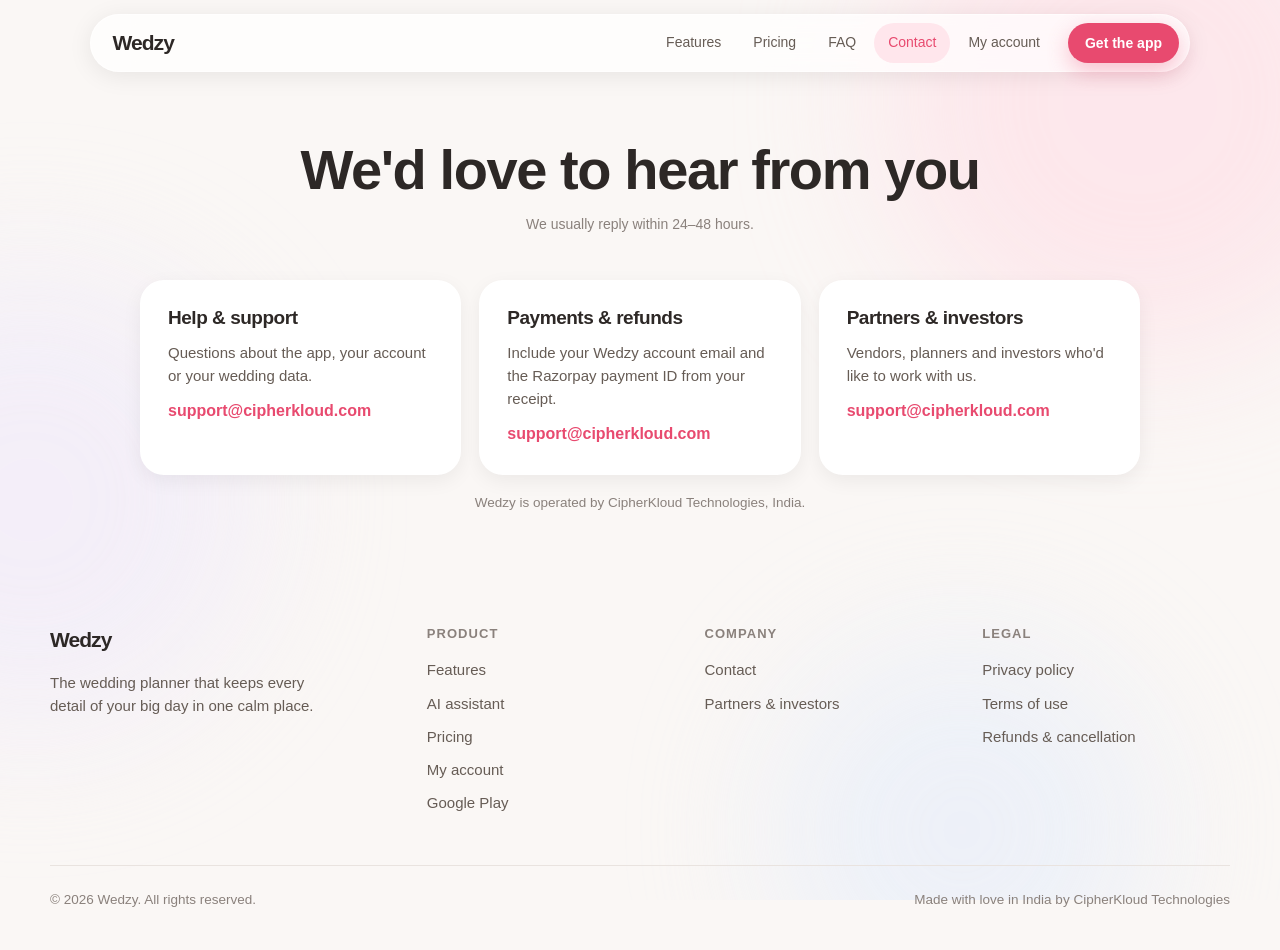
<file: contact/index.html>
<!DOCTYPE html>
<html lang="en">
<head>
<meta charset="UTF-8"/>
<meta name="viewport" content="width=device-width, initial-scale=1.0"/>
<title>Contact · Wedzy</title>
<meta name="description" content="Get in touch with the Wedzy team."/>
<meta name="theme-color" content="#FAF7F5"/>
<link rel="icon" href="/assets/favicon.svg" type="image/svg+xml"/>
<link rel="stylesheet" href="/assets/site.css"/>
</head>
<body>
<div class="ambient" aria-hidden="true"><span></span><span></span><span></span></div>
<header class="nav glass">
  <a href="/" class="brand">Wedzy</a>
  <ul class="nav-links" id="nav-links">
    <li><a href="/#features">Features</a></li>
    <li><a href="/pricing/">Pricing</a></li>
    <li><a href="/#faq">FAQ</a></li>
    <li><a href="/contact/" aria-current="page">Contact</a></li>
    <li><a href="/account/">My account</a></li>
  </ul>
  <a class="btn btn-primary btn-sm" href="https://play.google.com/store/apps/details?id=com.ajith.wedzy" target="_blank" rel="noopener">Get the app</a>
  <button class="burger" id="burger" aria-label="Menu" aria-expanded="false" aria-controls="nav-links"><svg class="i"><use href="/assets/icons.svg#menu"/></svg></button>
</header>
<main class="page">
<div class="wrap">
<div class="page-head reveal in"><h1>We'd love to hear from you</h1><p class="meta">We usually reply within 24–48 hours.</p></div>
<div class="contact-grid">
  <div class="card f-invites reveal in"><h3>Help &amp; support</h3><p>Questions about the app, your account or your wedding data.</p><a class="link" href="mailto:support@cipherkloud.com">support@cipherkloud.com</a></div>
  <div class="card f-budget reveal in"><h3>Payments &amp; refunds</h3><p>Include your Wedzy account email and the Razorpay payment ID from your receipt.</p><a class="link" href="mailto:support@cipherkloud.com?subject=Wedzy%20payment">support@cipherkloud.com</a></div>
  <div class="card f-events reveal in"><h3>Partners &amp; investors</h3><p>Vendors, planners and investors who'd like to work with us.</p><a class="link" href="mailto:support@cipherkloud.com?subject=Wedzy%20partnership">support@cipherkloud.com</a></div>
</div>
<p class="note">Wedzy is operated by CipherKloud Technologies, India.</p>
</div>
</main>
<footer class="foot">
  <div class="wrap">
    <div class="foot-grid">
      <div>
        <a href="/" class="brand">Wedzy</a>
        <p>The wedding planner that keeps every detail of your big day in one calm place.</p>
      </div>
      <div><h4>Product</h4><ul><li><a href="/#features">Features</a></li><li><a href="/#voice">AI assistant</a></li><li><a href="/pricing/">Pricing</a></li><li><a href="/account/">My account</a></li><li><a href="https://play.google.com/store/apps/details?id=com.ajith.wedzy" target="_blank" rel="noopener">Google Play</a></li></ul></div>
      <div><h4>Company</h4><ul><li><a href="/contact/">Contact</a></li><li><a href="/#partners">Partners &amp; investors</a></li></ul></div>
      <div><h4>Legal</h4><ul><li><a href="/privacy/">Privacy policy</a></li><li><a href="/terms/">Terms of use</a></li><li><a href="/refund-policy/">Refunds &amp; cancellation</a></li></ul></div>
    </div>
    <div class="foot-bottom"><span>© 2026 Wedzy. All rights reserved.</span><span>Made with love in India by CipherKloud Technologies</span></div>
  </div>
</footer>
<script src="/assets/site.js" defer></script>
</body>
</html>
</file>
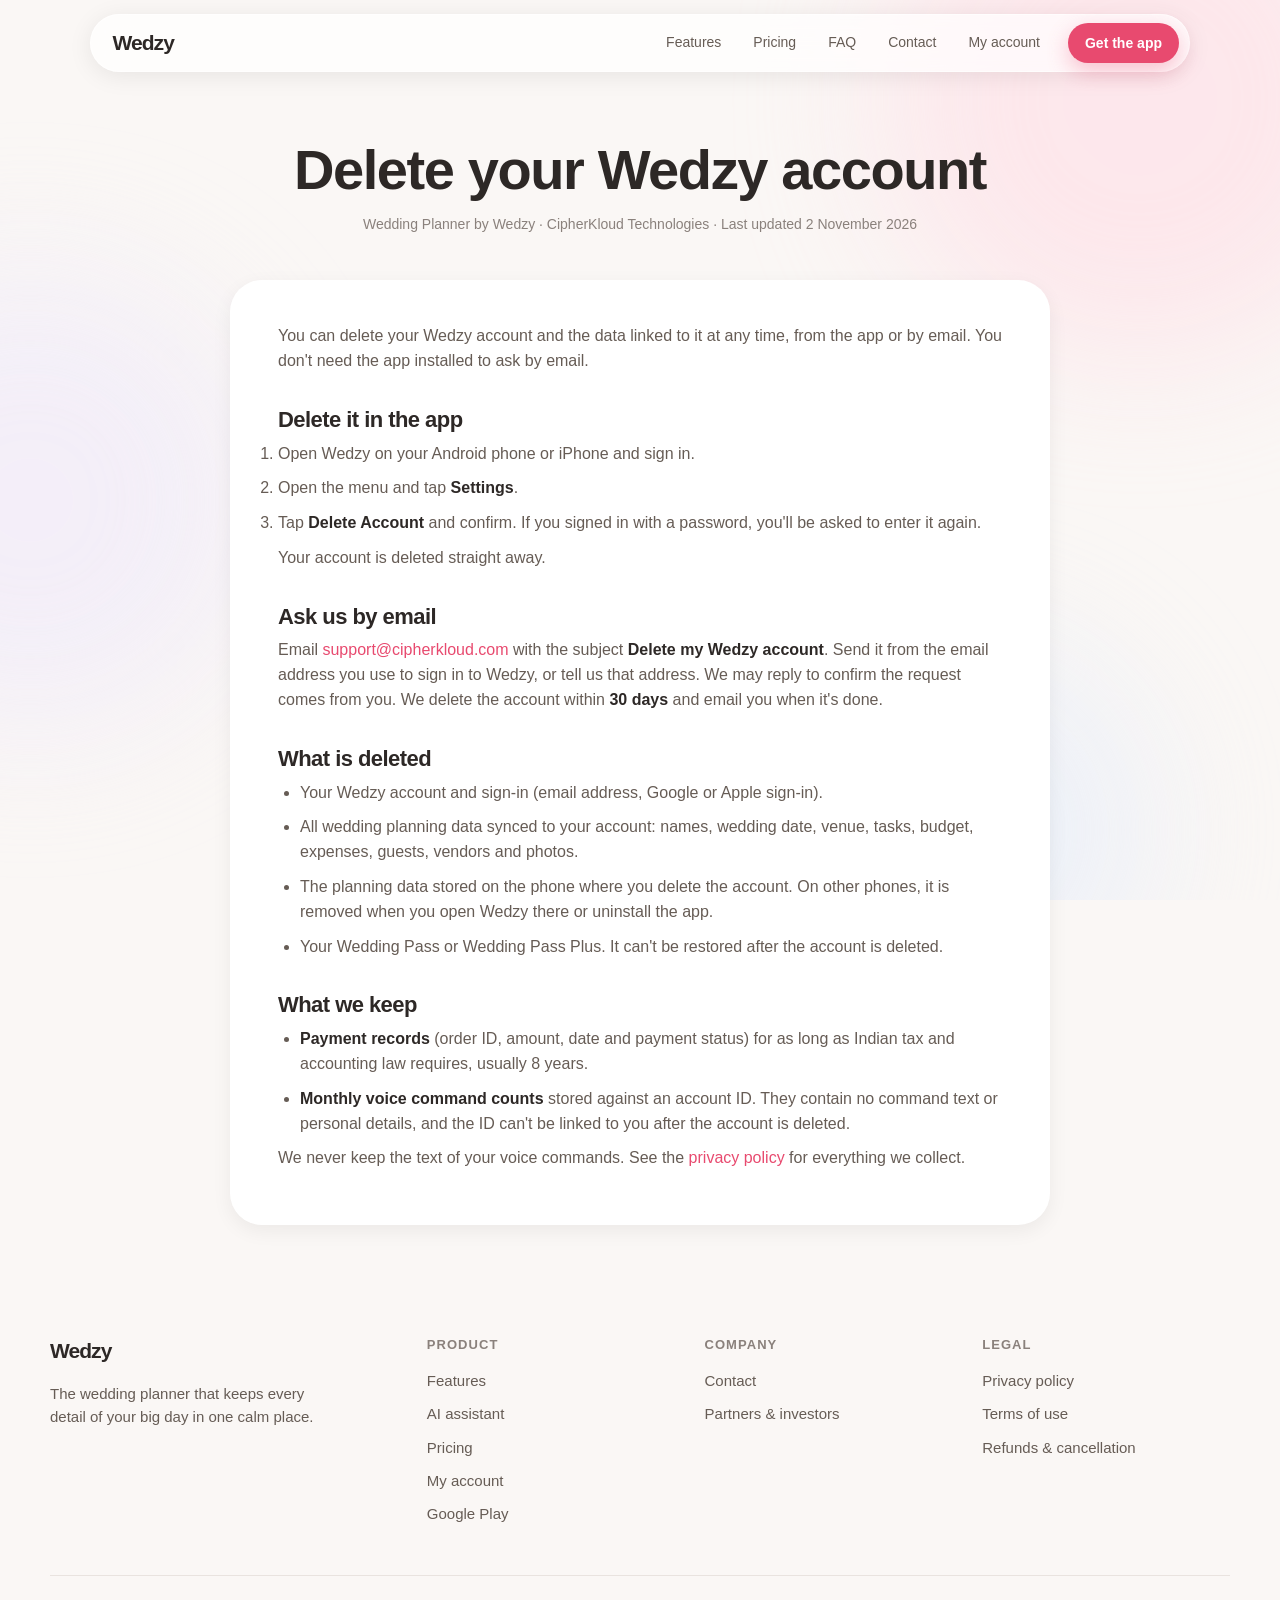
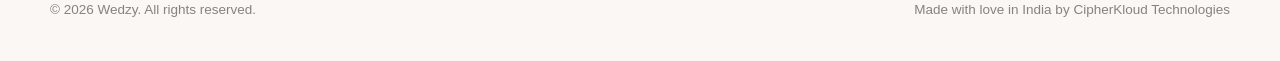
<file: delete-account/index.html>
<!DOCTYPE html>
<html lang="en">
<head>
<meta charset="UTF-8"/>
<meta name="viewport" content="width=device-width, initial-scale=1.0"/>
<title>Delete your account · Wedzy</title>
<meta name="description" content="How to delete your Wedzy account and the data linked to it."/>
<meta name="theme-color" content="#FAF7F5"/>
<link rel="icon" href="/assets/favicon.svg" type="image/svg+xml"/>
<link rel="stylesheet" href="/assets/site.css"/>
</head>
<body>
<div class="ambient" aria-hidden="true"><span></span><span></span><span></span></div>
<header class="nav glass">
  <a href="/" class="brand">Wedzy</a>
  <ul class="nav-links" id="nav-links">
    <li><a href="/#features">Features</a></li>
    <li><a href="/pricing/">Pricing</a></li>
    <li><a href="/#faq">FAQ</a></li>
    <li><a href="/contact/">Contact</a></li>
    <li><a href="/account/">My account</a></li>
  </ul>
  <a class="btn btn-primary btn-sm" href="https://play.google.com/store/apps/details?id=com.ajith.wedzy" target="_blank" rel="noopener">Get the app</a>
  <button class="burger" id="burger" aria-label="Menu" aria-expanded="false" aria-controls="nav-links"><svg class="i"><use href="/assets/icons.svg#menu"/></svg></button>
</header>
<main class="page">
<div class="wrap">
<div class="page-head reveal in"><h1>Delete your Wedzy account</h1><p class="meta">Wedding Planner by Wedzy · CipherKloud Technologies · Last updated 2 November 2026</p></div>
<article class="doc card reveal in">
<p>You can delete your Wedzy account and the data linked to it at any time, from the app or by email. You don't need the app installed to ask by email.</p>

<h2>Delete it in the app</h2>
<ol>
  <li>Open Wedzy on your Android phone or iPhone and sign in.</li>
  <li>Open the menu and tap <strong>Settings</strong>.</li>
  <li>Tap <strong>Delete Account</strong> and confirm. If you signed in with a password, you'll be asked to enter it again.</li>
</ol>
<p>Your account is deleted straight away.</p>

<h2>Ask us by email</h2>
<p>Email <a href="mailto:support@cipherkloud.com?subject=Delete%20my%20Wedzy%20account">support@cipherkloud.com</a> with the subject <strong>Delete my Wedzy account</strong>. Send it from the email address you use to sign in to Wedzy, or tell us that address. We may reply to confirm the request comes from you. We delete the account within <strong>30 days</strong> and email you when it's done.</p>

<h2>What is deleted</h2>
<ul>
  <li>Your Wedzy account and sign-in (email address, Google or Apple sign-in).</li>
  <li>All wedding planning data synced to your account: names, wedding date, venue, tasks, budget, expenses, guests, vendors and photos.</li>
  <li>The planning data stored on the phone where you delete the account. On other phones, it is removed when you open Wedzy there or uninstall the app.</li>
  <li>Your Wedding Pass or Wedding Pass Plus. It can't be restored after the account is deleted.</li>
</ul>

<h2>What we keep</h2>
<ul>
  <li><strong>Payment records</strong> (order ID, amount, date and payment status) for as long as Indian tax and accounting law requires, usually 8 years.</li>
  <li><strong>Monthly voice command counts</strong> stored against an account ID. They contain no command text or personal details, and the ID can't be linked to you after the account is deleted.</li>
</ul>
<p>We never keep the text of your voice commands. See the <a href="/privacy/">privacy policy</a> for everything we collect.</p>
</article>
</div>
</main>
<footer class="foot">
  <div class="wrap">
    <div class="foot-grid">
      <div>
        <a href="/" class="brand">Wedzy</a>
        <p>The wedding planner that keeps every detail of your big day in one calm place.</p>
      </div>
      <div><h4>Product</h4><ul><li><a href="/#features">Features</a></li><li><a href="/#voice">AI assistant</a></li><li><a href="/pricing/">Pricing</a></li><li><a href="/account/">My account</a></li><li><a href="https://play.google.com/store/apps/details?id=com.ajith.wedzy" target="_blank" rel="noopener">Google Play</a></li></ul></div>
      <div><h4>Company</h4><ul><li><a href="/contact/">Contact</a></li><li><a href="/#partners">Partners &amp; investors</a></li></ul></div>
      <div><h4>Legal</h4><ul><li><a href="/privacy/">Privacy policy</a></li><li><a href="/terms/">Terms of use</a></li><li><a href="/refund-policy/">Refunds &amp; cancellation</a></li></ul></div>
    </div>
    <div class="foot-bottom"><span>© 2026 Wedzy. All rights reserved.</span><span>Made with love in India by CipherKloud Technologies</span></div>
  </div>
</footer>
<script src="/assets/site.js" defer></script>
</body>
</html>
</file>
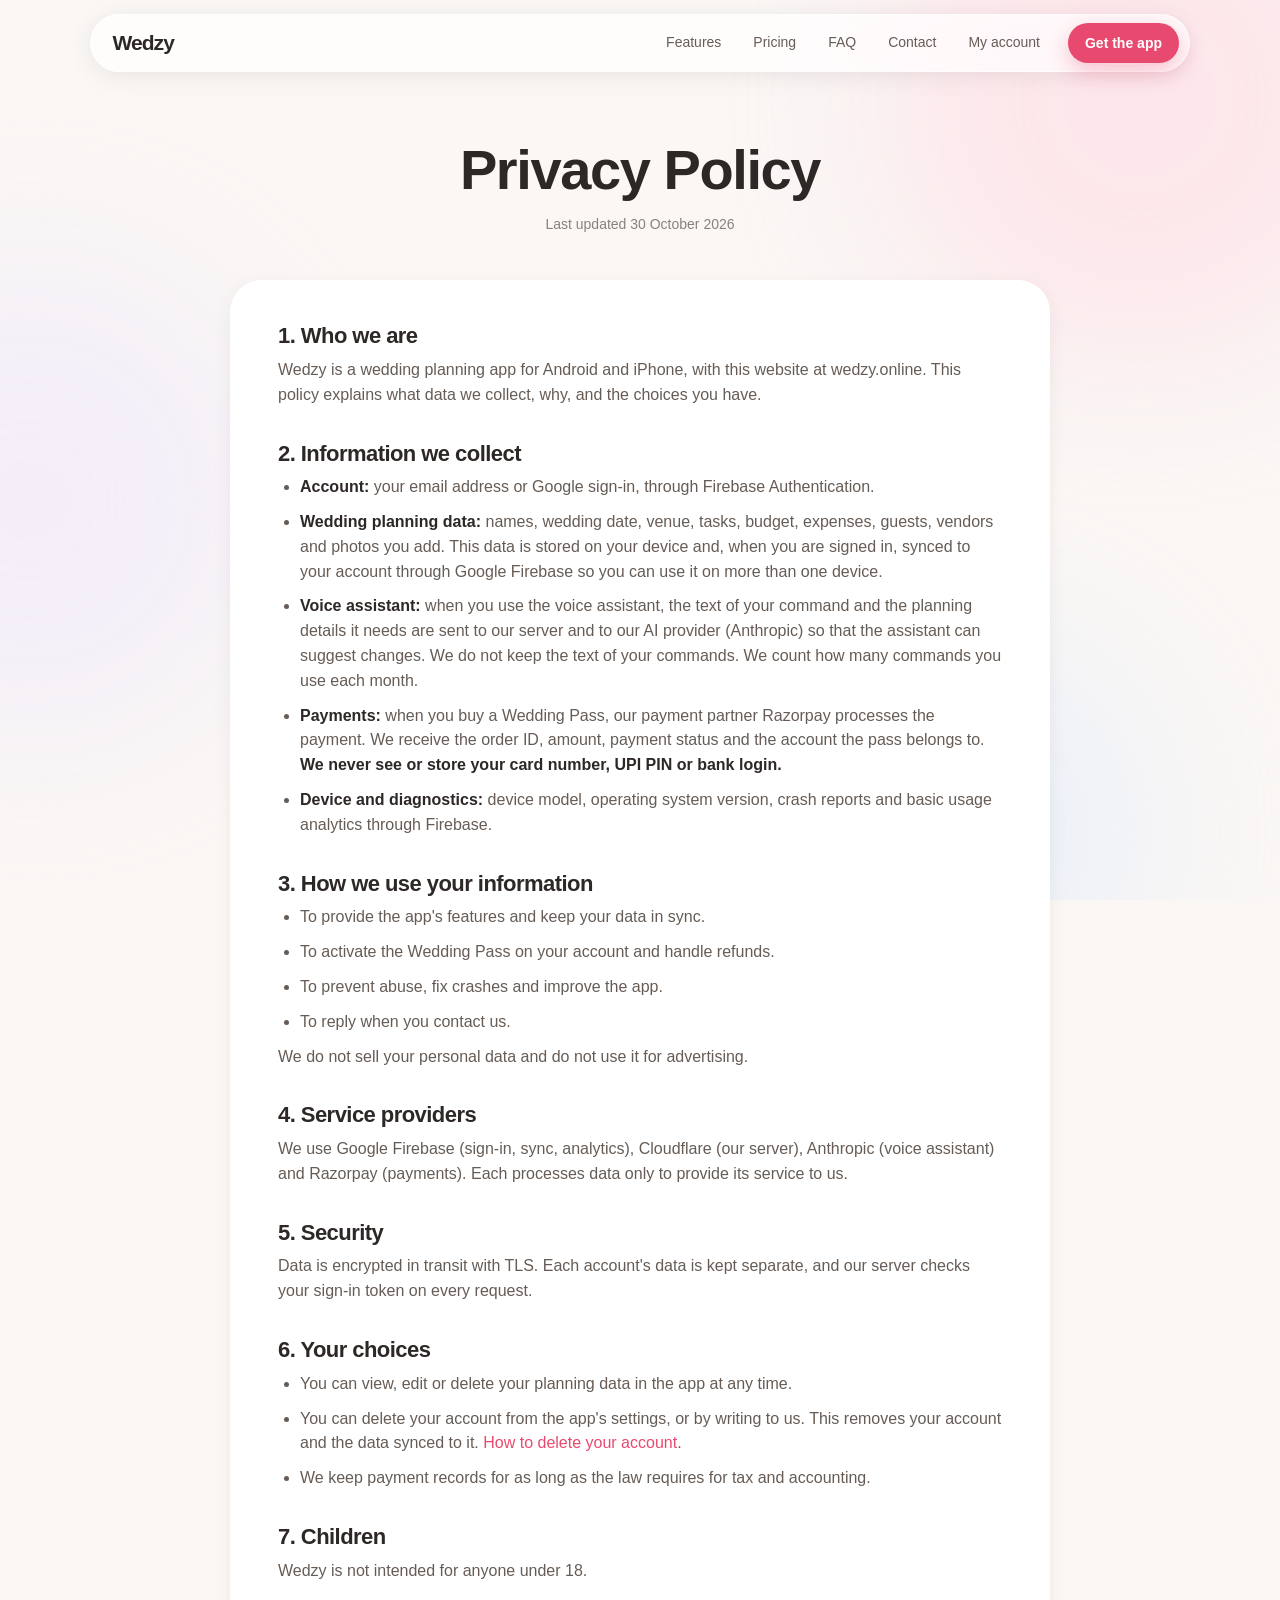
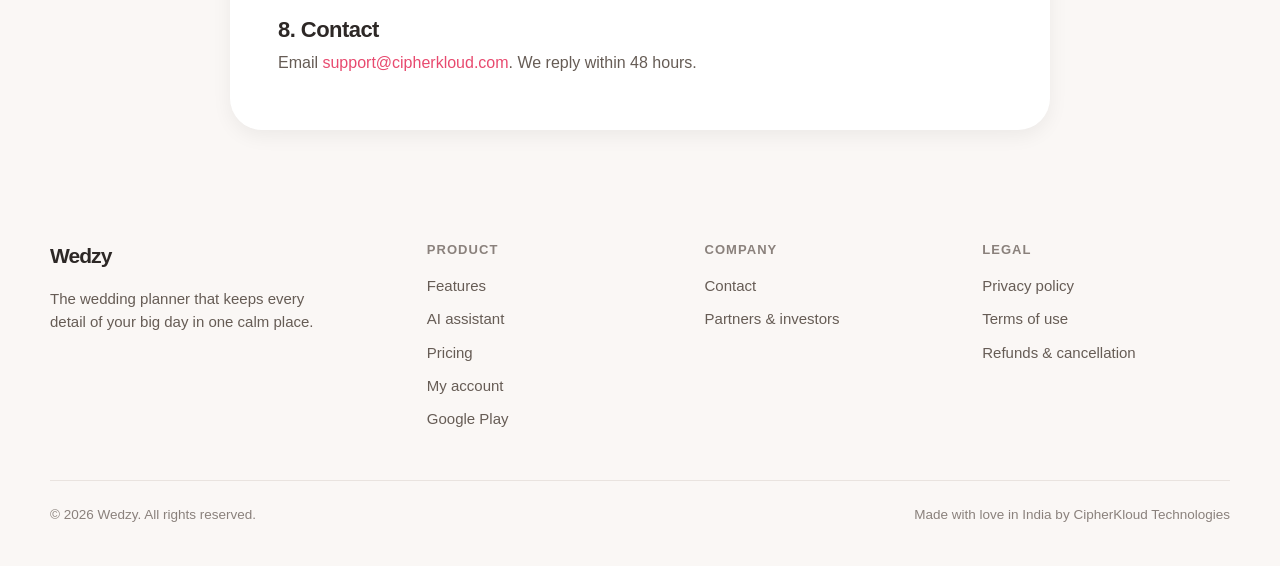
<file: privacy/index.html>
<!DOCTYPE html>
<html lang="en">
<head>
<meta charset="UTF-8"/>
<meta name="viewport" content="width=device-width, initial-scale=1.0"/>
<title>Privacy Policy · Wedzy</title>
<meta name="description" content="How Wedzy collects, uses and protects your data."/>
<meta name="theme-color" content="#FAF7F5"/>
<link rel="icon" href="/assets/favicon.svg" type="image/svg+xml"/>
<link rel="stylesheet" href="/assets/site.css"/>
</head>
<body>
<div class="ambient" aria-hidden="true"><span></span><span></span><span></span></div>
<header class="nav glass">
  <a href="/" class="brand">Wedzy</a>
  <ul class="nav-links" id="nav-links">
    <li><a href="/#features">Features</a></li>
    <li><a href="/pricing/">Pricing</a></li>
    <li><a href="/#faq">FAQ</a></li>
    <li><a href="/contact/">Contact</a></li>
    <li><a href="/account/">My account</a></li>
  </ul>
  <a class="btn btn-primary btn-sm" href="https://play.google.com/store/apps/details?id=com.ajith.wedzy" target="_blank" rel="noopener">Get the app</a>
  <button class="burger" id="burger" aria-label="Menu" aria-expanded="false" aria-controls="nav-links"><svg class="i"><use href="/assets/icons.svg#menu"/></svg></button>
</header>
<main class="page">
<div class="wrap">
<div class="page-head reveal in"><h1>Privacy Policy</h1><p class="meta">Last updated 30 October 2026</p></div>
<article class="doc card reveal in">
<h2>1. Who we are</h2>
<p>Wedzy is a wedding planning app for Android and iPhone, with this website at wedzy.online. This policy explains what data we collect, why, and the choices you have.</p>

<h2>2. Information we collect</h2>
<ul>
  <li><strong>Account:</strong> your email address or Google sign-in, through Firebase Authentication.</li>
  <li><strong>Wedding planning data:</strong> names, wedding date, venue, tasks, budget, expenses, guests, vendors and photos you add. This data is stored on your device and, when you are signed in, synced to your account through Google Firebase so you can use it on more than one device.</li>
  <li><strong>Voice assistant:</strong> when you use the voice assistant, the text of your command and the planning details it needs are sent to our server and to our AI provider (Anthropic) so that the assistant can suggest changes. We do not keep the text of your commands. We count how many commands you use each month.</li>
  <li><strong>Payments:</strong> when you buy a Wedding Pass, our payment partner Razorpay processes the payment. We receive the order ID, amount, payment status and the account the pass belongs to. <strong>We never see or store your card number, UPI PIN or bank login.</strong></li>
  <li><strong>Device and diagnostics:</strong> device model, operating system version, crash reports and basic usage analytics through Firebase.</li>
</ul>

<h2>3. How we use your information</h2>
<ul>
  <li>To provide the app's features and keep your data in sync.</li>
  <li>To activate the Wedding Pass on your account and handle refunds.</li>
  <li>To prevent abuse, fix crashes and improve the app.</li>
  <li>To reply when you contact us.</li>
</ul>
<p>We do not sell your personal data and do not use it for advertising.</p>

<h2>4. Service providers</h2>
<p>We use Google Firebase (sign-in, sync, analytics), Cloudflare (our server), Anthropic (voice assistant) and Razorpay (payments). Each processes data only to provide its service to us.</p>

<h2>5. Security</h2>
<p>Data is encrypted in transit with TLS. Each account's data is kept separate, and our server checks your sign-in token on every request.</p>

<h2>6. Your choices</h2>
<ul>
  <li>You can view, edit or delete your planning data in the app at any time.</li>
  <li>You can delete your account from the app's settings, or by writing to us. This removes your account and the data synced to it. <a href="/delete-account/">How to delete your account</a>.</li>
  <li>We keep payment records for as long as the law requires for tax and accounting.</li>
</ul>

<h2>7. Children</h2>
<p>Wedzy is not intended for anyone under 18.</p>

<h2>8. Contact</h2>
<p>Email <a href="mailto:support@cipherkloud.com">support@cipherkloud.com</a>. We reply within 48 hours.</p>
</article>
</div>
</main>
<footer class="foot">
  <div class="wrap">
    <div class="foot-grid">
      <div>
        <a href="/" class="brand">Wedzy</a>
        <p>The wedding planner that keeps every detail of your big day in one calm place.</p>
      </div>
      <div><h4>Product</h4><ul><li><a href="/#features">Features</a></li><li><a href="/#voice">AI assistant</a></li><li><a href="/pricing/">Pricing</a></li><li><a href="/account/">My account</a></li><li><a href="https://play.google.com/store/apps/details?id=com.ajith.wedzy" target="_blank" rel="noopener">Google Play</a></li></ul></div>
      <div><h4>Company</h4><ul><li><a href="/contact/">Contact</a></li><li><a href="/#partners">Partners &amp; investors</a></li></ul></div>
      <div><h4>Legal</h4><ul><li><a href="/privacy/">Privacy policy</a></li><li><a href="/terms/">Terms of use</a></li><li><a href="/refund-policy/">Refunds &amp; cancellation</a></li></ul></div>
    </div>
    <div class="foot-bottom"><span>© 2026 Wedzy. All rights reserved.</span><span>Made with love in India by CipherKloud Technologies</span></div>
  </div>
</footer>
<script src="/assets/site.js" defer></script>
</body>
</html>
</file>
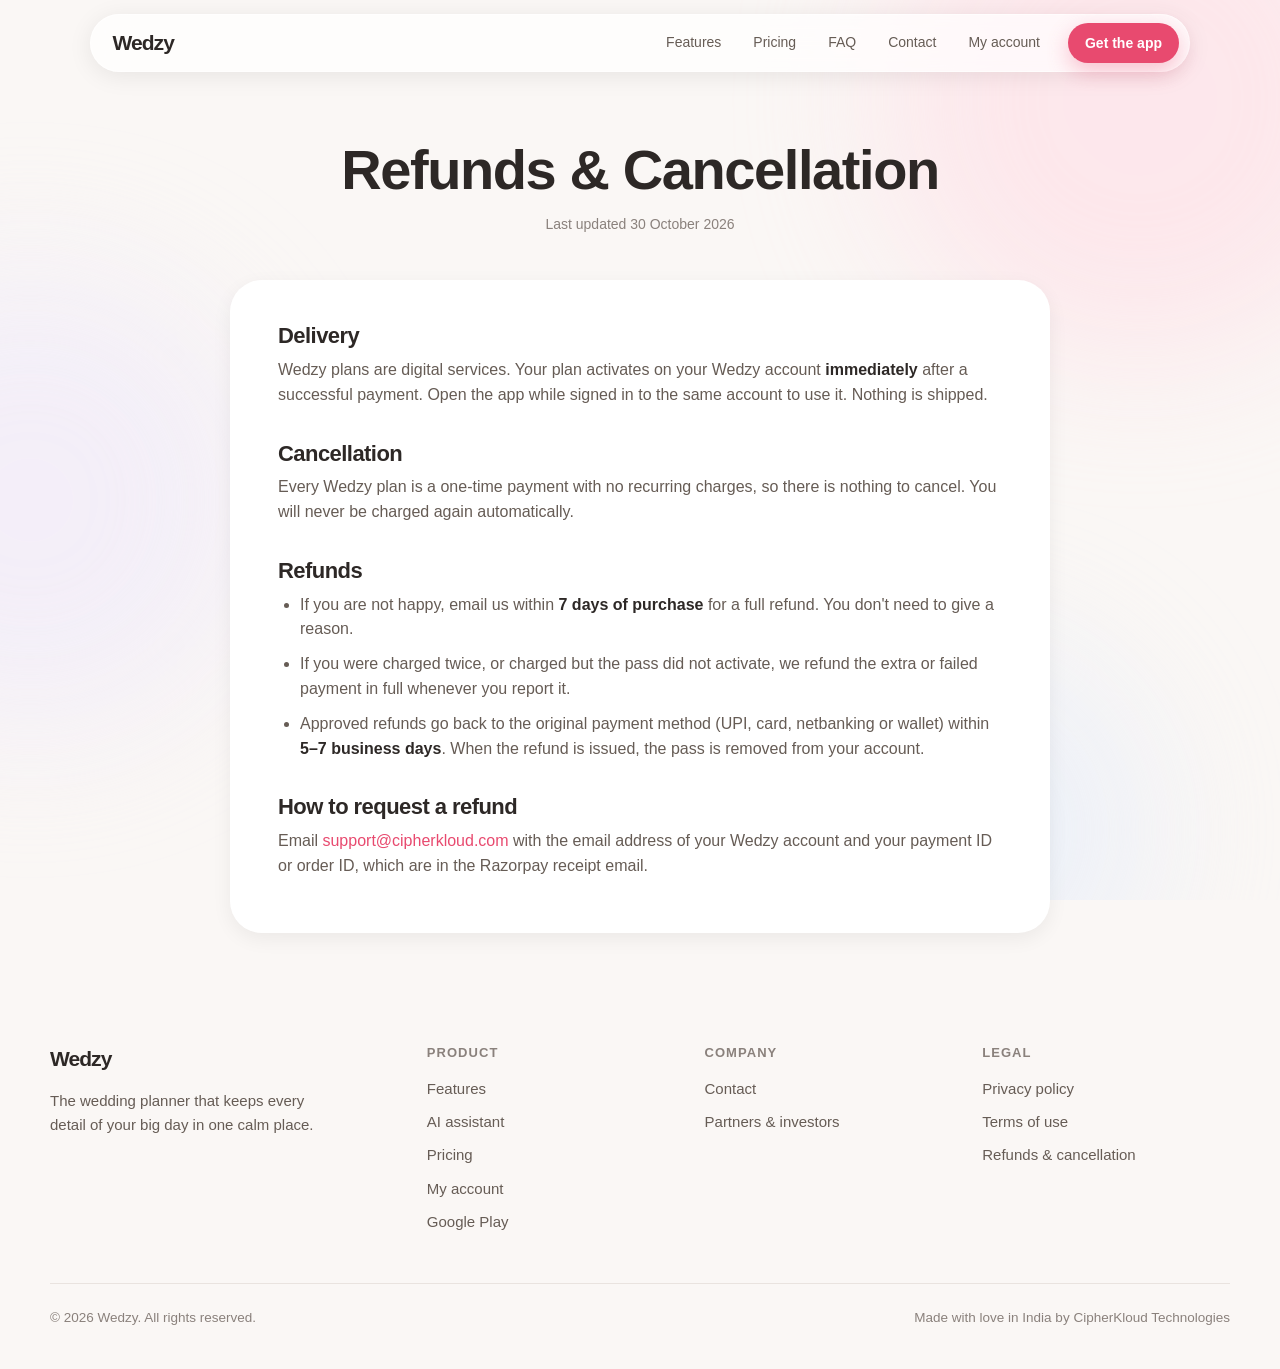
<file: refund-policy/index.html>
<!DOCTYPE html>
<html lang="en">
<head>
<meta charset="UTF-8"/>
<meta name="viewport" content="width=device-width, initial-scale=1.0"/>
<title>Refunds & Cancellation · Wedzy</title>
<meta name="description" content="Refund, cancellation and delivery policy for Wedzy plans."/>
<meta name="theme-color" content="#FAF7F5"/>
<link rel="icon" href="/assets/favicon.svg" type="image/svg+xml"/>
<link rel="stylesheet" href="/assets/site.css"/>
</head>
<body>
<div class="ambient" aria-hidden="true"><span></span><span></span><span></span></div>
<header class="nav glass">
  <a href="/" class="brand">Wedzy</a>
  <ul class="nav-links" id="nav-links">
    <li><a href="/#features">Features</a></li>
    <li><a href="/pricing/">Pricing</a></li>
    <li><a href="/#faq">FAQ</a></li>
    <li><a href="/contact/">Contact</a></li>
    <li><a href="/account/">My account</a></li>
  </ul>
  <a class="btn btn-primary btn-sm" href="https://play.google.com/store/apps/details?id=com.ajith.wedzy" target="_blank" rel="noopener">Get the app</a>
  <button class="burger" id="burger" aria-label="Menu" aria-expanded="false" aria-controls="nav-links"><svg class="i"><use href="/assets/icons.svg#menu"/></svg></button>
</header>
<main class="page">
<div class="wrap">
<div class="page-head reveal in"><h1>Refunds &amp; Cancellation</h1><p class="meta">Last updated 30 October 2026</p></div>
<article class="doc card reveal in">
<h2>Delivery</h2>
<p>Wedzy plans are digital services. Your plan activates on your Wedzy account <strong>immediately</strong> after a successful payment. Open the app while signed in to the same account to use it. Nothing is shipped.</p>

<h2>Cancellation</h2>
<p>Every Wedzy plan is a one-time payment with no recurring charges, so there is nothing to cancel. You will never be charged again automatically.</p>

<h2>Refunds</h2>
<ul>
  <li>If you are not happy, email us within <strong>7 days of purchase</strong> for a full refund. You don't need to give a reason.</li>
  <li>If you were charged twice, or charged but the pass did not activate, we refund the extra or failed payment in full whenever you report it.</li>
  <li>Approved refunds go back to the original payment method (UPI, card, netbanking or wallet) within <strong>5–7 business days</strong>. When the refund is issued, the pass is removed from your account.</li>
</ul>

<h2>How to request a refund</h2>
<p>Email <a href="mailto:support@cipherkloud.com">support@cipherkloud.com</a> with the email address of your Wedzy account and your payment ID or order ID, which are in the Razorpay receipt email.</p>
</article>
</div>
</main>
<footer class="foot">
  <div class="wrap">
    <div class="foot-grid">
      <div>
        <a href="/" class="brand">Wedzy</a>
        <p>The wedding planner that keeps every detail of your big day in one calm place.</p>
      </div>
      <div><h4>Product</h4><ul><li><a href="/#features">Features</a></li><li><a href="/#voice">AI assistant</a></li><li><a href="/pricing/">Pricing</a></li><li><a href="/account/">My account</a></li><li><a href="https://play.google.com/store/apps/details?id=com.ajith.wedzy" target="_blank" rel="noopener">Google Play</a></li></ul></div>
      <div><h4>Company</h4><ul><li><a href="/contact/">Contact</a></li><li><a href="/#partners">Partners &amp; investors</a></li></ul></div>
      <div><h4>Legal</h4><ul><li><a href="/privacy/">Privacy policy</a></li><li><a href="/terms/">Terms of use</a></li><li><a href="/refund-policy/">Refunds &amp; cancellation</a></li></ul></div>
    </div>
    <div class="foot-bottom"><span>© 2026 Wedzy. All rights reserved.</span><span>Made with love in India by CipherKloud Technologies</span></div>
  </div>
</footer>
<script src="/assets/site.js" defer></script>
</body>
</html>
</file>
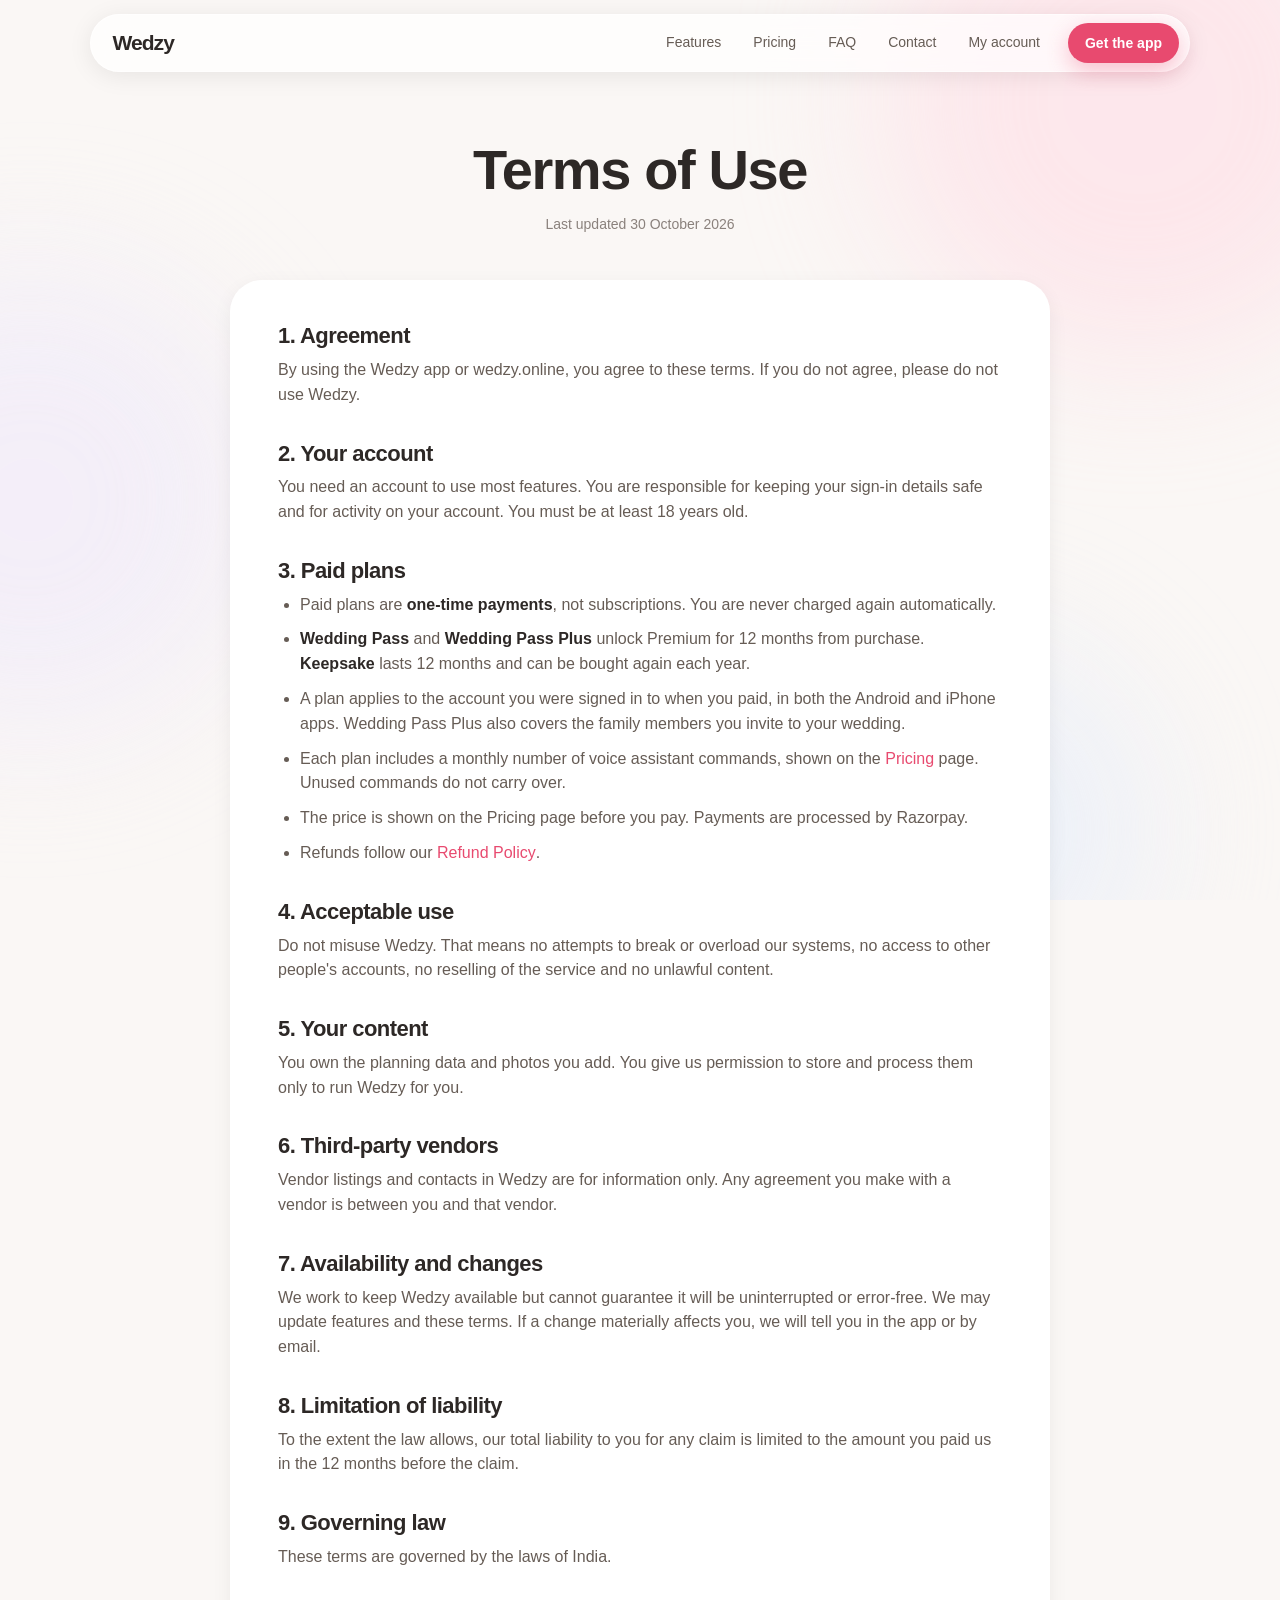
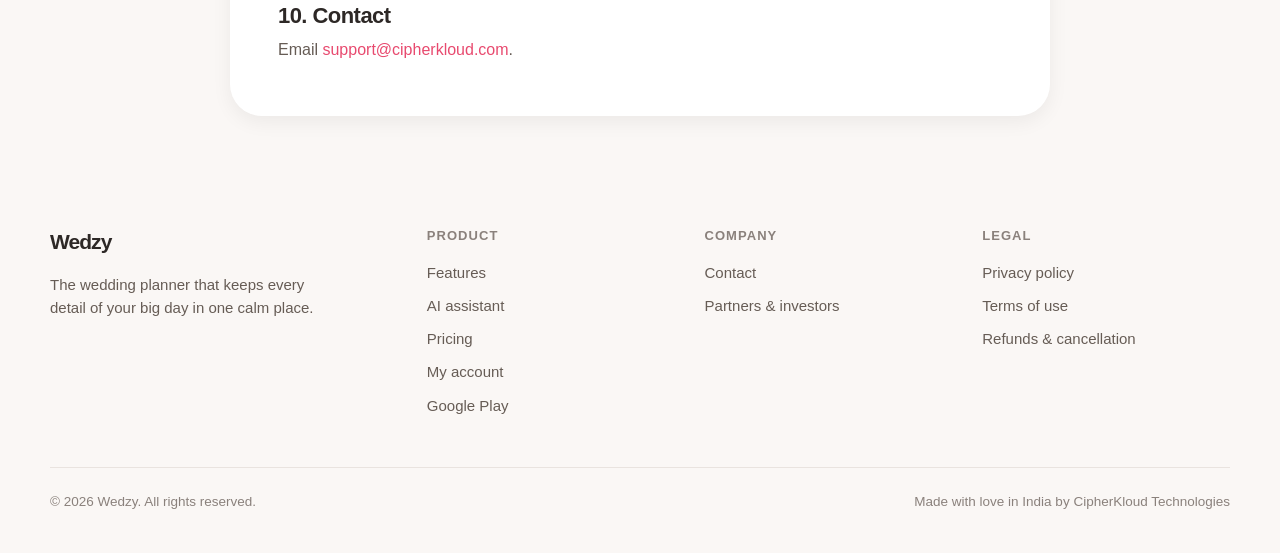
<file: terms/index.html>
<!DOCTYPE html>
<html lang="en">
<head>
<meta charset="UTF-8"/>
<meta name="viewport" content="width=device-width, initial-scale=1.0"/>
<title>Terms of Use · Wedzy</title>
<meta name="description" content="Terms for using Wedzy and buying a Wedzy plan."/>
<meta name="theme-color" content="#FAF7F5"/>
<link rel="icon" href="/assets/favicon.svg" type="image/svg+xml"/>
<link rel="stylesheet" href="/assets/site.css"/>
</head>
<body>
<div class="ambient" aria-hidden="true"><span></span><span></span><span></span></div>
<header class="nav glass">
  <a href="/" class="brand">Wedzy</a>
  <ul class="nav-links" id="nav-links">
    <li><a href="/#features">Features</a></li>
    <li><a href="/pricing/">Pricing</a></li>
    <li><a href="/#faq">FAQ</a></li>
    <li><a href="/contact/">Contact</a></li>
    <li><a href="/account/">My account</a></li>
  </ul>
  <a class="btn btn-primary btn-sm" href="https://play.google.com/store/apps/details?id=com.ajith.wedzy" target="_blank" rel="noopener">Get the app</a>
  <button class="burger" id="burger" aria-label="Menu" aria-expanded="false" aria-controls="nav-links"><svg class="i"><use href="/assets/icons.svg#menu"/></svg></button>
</header>
<main class="page">
<div class="wrap">
<div class="page-head reveal in"><h1>Terms of Use</h1><p class="meta">Last updated 30 October 2026</p></div>
<article class="doc card reveal in">
<h2>1. Agreement</h2>
<p>By using the Wedzy app or wedzy.online, you agree to these terms. If you do not agree, please do not use Wedzy.</p>

<h2>2. Your account</h2>
<p>You need an account to use most features. You are responsible for keeping your sign-in details safe and for activity on your account. You must be at least 18 years old.</p>

<h2>3. Paid plans</h2>
<ul>
  <li>Paid plans are <strong>one-time payments</strong>, not subscriptions. You are never charged again automatically.</li>
  <li><strong>Wedding Pass</strong> and <strong>Wedding Pass Plus</strong> unlock Premium for 12 months from purchase. <strong>Keepsake</strong> lasts 12 months and can be bought again each year.</li>
  <li>A plan applies to the account you were signed in to when you paid, in both the Android and iPhone apps. Wedding Pass Plus also covers the family members you invite to your wedding.</li>
  <li>Each plan includes a monthly number of voice assistant commands, shown on the <a href="/pricing/">Pricing</a> page. Unused commands do not carry over.</li>
  <li>The price is shown on the Pricing page before you pay. Payments are processed by Razorpay.</li>
  <li>Refunds follow our <a href="/refund-policy/">Refund Policy</a>.</li>
</ul>

<h2>4. Acceptable use</h2>
<p>Do not misuse Wedzy. That means no attempts to break or overload our systems, no access to other people's accounts, no reselling of the service and no unlawful content.</p>

<h2>5. Your content</h2>
<p>You own the planning data and photos you add. You give us permission to store and process them only to run Wedzy for you.</p>

<h2>6. Third-party vendors</h2>
<p>Vendor listings and contacts in Wedzy are for information only. Any agreement you make with a vendor is between you and that vendor.</p>

<h2>7. Availability and changes</h2>
<p>We work to keep Wedzy available but cannot guarantee it will be uninterrupted or error-free. We may update features and these terms. If a change materially affects you, we will tell you in the app or by email.</p>

<h2>8. Limitation of liability</h2>
<p>To the extent the law allows, our total liability to you for any claim is limited to the amount you paid us in the 12 months before the claim.</p>

<h2>9. Governing law</h2>
<p>These terms are governed by the laws of India.</p>

<h2>10. Contact</h2>
<p>Email <a href="mailto:support@cipherkloud.com">support@cipherkloud.com</a>.</p>
</article>
</div>
</main>
<footer class="foot">
  <div class="wrap">
    <div class="foot-grid">
      <div>
        <a href="/" class="brand">Wedzy</a>
        <p>The wedding planner that keeps every detail of your big day in one calm place.</p>
      </div>
      <div><h4>Product</h4><ul><li><a href="/#features">Features</a></li><li><a href="/#voice">AI assistant</a></li><li><a href="/pricing/">Pricing</a></li><li><a href="/account/">My account</a></li><li><a href="https://play.google.com/store/apps/details?id=com.ajith.wedzy" target="_blank" rel="noopener">Google Play</a></li></ul></div>
      <div><h4>Company</h4><ul><li><a href="/contact/">Contact</a></li><li><a href="/#partners">Partners &amp; investors</a></li></ul></div>
      <div><h4>Legal</h4><ul><li><a href="/privacy/">Privacy policy</a></li><li><a href="/terms/">Terms of use</a></li><li><a href="/refund-policy/">Refunds &amp; cancellation</a></li></ul></div>
    </div>
    <div class="foot-bottom"><span>© 2026 Wedzy. All rights reserved.</span><span>Made with love in India by CipherKloud Technologies</span></div>
  </div>
</footer>
<script src="/assets/site.js" defer></script>
</body>
</html>
</file>
<file: assets/site.css>
/* Wedzy "Soft Capsule" design system for the web: the same tokens as the iOS and Android apps
   (Wedzy-iOS/Wedzy/Theme/WedzyTheme.swift, Components/SoftCapsule.swift). */

:root{
  --bg:#FAF7F5; --surface:#fff; --ink:#2D2826; --ink-2:#665C55; --muted:#8A817C; --hairline:#E9E3DF;
  --blush-400:#FF8FAB; --blush-500:#FF6B8A; --lilac-mid:#C59BF5; --lav-400:#AA85FF;
  --hero:linear-gradient(135deg,#FF8FAB 0%,#C59BF5 55%,#AA85FF 100%);
  --badge:#FF6B4A;
  /* feature pairs: fill / accent / border (fill blended 28% towards accent) */
  --guests-bg:#EEE8FB; --guests:#7C4DFF; --guests-bd:#CCB9FA;
  --budget-bg:#F7F1D7; --budget:#B8901F; --budget-bd:#E3D4A0;
  --vendors-bg:#FCE5DC; --vendors:#E8523A; --vendors-bd:#F5BCAA;
  --events-bg:#E3ECFB; --events:#4F7BE0; --events-bd:#BACDF4;
  --check-bg:#E1F5EE; --check:#14A37F; --check-bd:#AADFCE;
  --invites-bg:#FFE6EC; --invites:#E84A6F; --invites-bd:#F9BAC9;
  --seating-bg:#F1E6F7; --seating:#9B4DCA; --seating-bd:#D7BCE8;
  --gallery-bg:#F8E4E8; --gallery:#C2577A; --gallery-bd:#E6BCC8;
  --stone-bg:#F0ECE9; --stone:#665C55; --stone-bd:#D2CBC7;
  --card-shadow:0 6px 20px rgba(0,0,0,.06);
  --glass-shadow:0 4px 24px rgba(0,0,0,.08);
  --r-card:24px;
  --font:-apple-system,BlinkMacSystemFont,"SF Pro Text","Inter","Segoe UI",Roboto,"Helvetica Neue",Arial,sans-serif;
  --font-display:-apple-system,BlinkMacSystemFont,"SF Pro Display","Inter","Segoe UI",Roboto,sans-serif;
  --font-round:ui-rounded,"SF Pro Rounded",-apple-system,"Nunito","Inter",sans-serif;
}
*,*::before,*::after{box-sizing:border-box;margin:0;padding:0}
html{scroll-behavior:smooth;-webkit-text-size-adjust:100%}
body{font-family:var(--font);color:var(--ink);background:var(--bg);line-height:1.55;-webkit-font-smoothing:antialiased;overflow-x:hidden}
a{color:inherit;text-decoration:none}
img{max-width:100%;display:block}
.i{width:1em;height:1em;fill:none;stroke:currentColor;stroke-width:2;stroke-linecap:round;stroke-linejoin:round;flex:none}
.wrap{width:min(1180px,100% - 40px);margin-inline:auto}
.sr{position:absolute;width:1px;height:1px;overflow:hidden;clip:rect(0 0 0 0)}

/* feature colour helpers */
.f-guests{--f-bg:var(--guests-bg);--f:var(--guests);--f-bd:var(--guests-bd)}
.f-budget{--f-bg:var(--budget-bg);--f:var(--budget);--f-bd:var(--budget-bd)}
.f-vendors{--f-bg:var(--vendors-bg);--f:var(--vendors);--f-bd:var(--vendors-bd)}
.f-events{--f-bg:var(--events-bg);--f:var(--events);--f-bd:var(--events-bd)}
.f-check{--f-bg:var(--check-bg);--f:var(--check);--f-bd:var(--check-bd)}
.f-invites{--f-bg:var(--invites-bg);--f:var(--invites);--f-bd:var(--invites-bd)}
.f-seating{--f-bg:var(--seating-bg);--f:var(--seating);--f-bd:var(--seating-bd)}
.f-gallery{--f-bg:var(--gallery-bg);--f:var(--gallery);--f-bd:var(--gallery-bd)}
.f-stone{--f-bg:var(--stone-bg);--f:var(--stone);--f-bd:var(--stone-bd)}

/* ── Ambient background ── */
.ambient{position:fixed;inset:0;z-index:-1;pointer-events:none;overflow:hidden}
.ambient span{position:absolute;border-radius:50%;filter:blur(70px);opacity:.55}
.ambient span:nth-child(1){width:520px;height:520px;background:#FFDBE4;top:-160px;right:-120px}
.ambient span:nth-child(2){width:460px;height:460px;background:#EEE8FB;top:30%;left:-200px}
.ambient span:nth-child(3){width:380px;height:380px;background:#E3ECFB;bottom:-120px;right:10%}

/* ── Glass ── */
.glass{background:rgba(255,255,255,.72);-webkit-backdrop-filter:blur(22px) saturate(1.6);backdrop-filter:blur(22px) saturate(1.6);border:1px solid rgba(255,255,255,.6);box-shadow:var(--glass-shadow)}

/* ── Floating nav pill ── */
.nav{position:fixed;top:14px;left:50%;transform:translateX(-50%);z-index:50;width:min(1100px,100% - 24px);height:58px;border-radius:999px;display:flex;align-items:center;gap:8px;padding:0 10px 0 22px}
.brand{display:flex;align-items:center;font-weight:800;font-size:21px;letter-spacing:-.045em;color:var(--ink)}
.nav-links{display:flex;gap:4px;margin-left:auto;list-style:none}
.nav-links a{display:block;padding:9px 14px;border-radius:999px;font-size:14px;font-weight:500;color:var(--ink-2);transition:background .2s,color .2s}
.nav-links a:hover,.nav-links a[aria-current]{background:var(--invites-bg);color:var(--invites)}
.nav .btn{margin-left:6px}
.burger{display:none;margin-left:auto;width:44px;height:44px;border-radius:50%;border:0;background:transparent;font-size:22px;color:var(--ink);cursor:pointer;place-items:center}

/* ── Buttons ── */
.btn{display:inline-flex;align-items:center;justify-content:center;gap:8px;height:46px;padding:0 20px;border-radius:999px;font:600 15px/1 var(--font);border:1px solid transparent;cursor:pointer;transition:transform .18s cubic-bezier(.3,.7,.4,1.5),box-shadow .2s,background .2s;white-space:nowrap}
.btn:active{transform:scale(.96)}
.btn .i{font-size:18px}
.btn-primary{background:var(--invites);color:#fff;box-shadow:0 8px 22px rgba(232,74,111,.32)}
.btn-primary:hover{box-shadow:0 10px 28px rgba(232,74,111,.42);transform:translateY(-1px)}
.btn-dark{background:var(--ink);color:#fff;box-shadow:0 8px 22px rgba(45,40,38,.22)}
.btn-dark:hover{transform:translateY(-1px)}
.btn-capsule{background:var(--f-bg,var(--invites-bg));color:var(--f,var(--invites));border-color:var(--f-bd,var(--invites-bd))}
.btn-capsule:hover{transform:translateY(-1px)}
.btn-glass{color:var(--ink)}
.btn-sm{height:40px;padding:0 16px;font-size:14px}
.btn-lg{height:56px;padding:0 28px;font-size:16px}
.btn[disabled]{opacity:.55;cursor:default;transform:none}
.store-btn{height:52px;padding:0 20px 0 16px;gap:11px}
.store-btn small{display:block;font-size:11px;font-weight:500;opacity:.75;letter-spacing:.02em}
.store-btn b{display:block;font-size:15px;line-height:1.15}
.store-btn .i{font-size:22px}
.store-btn span{text-align:left}
.store-btn:not(:has(.i)){padding:0 22px}

/* ── Pills, capsules, cards ── */
.pill{display:inline-flex;align-items:center;gap:6px;height:30px;padding:0 12px;border-radius:999px;font-size:13px;font-weight:600;background:var(--f-bg,var(--invites-bg));color:var(--f,var(--invites));border:1px solid var(--f-bd,var(--invites-bd))}
.eyebrow{display:inline-flex;align-items:center;gap:8px;height:34px;padding:0 14px 0 6px;border-radius:999px;font-size:13px;font-weight:600;color:var(--ink-2)}
.eyebrow .dot{height:22px;padding:0 7px;border-radius:999px;background:var(--badge);color:#fff;font-size:10px;font-weight:800;display:grid;place-items:center;box-shadow:0 0 0 3px #fff}
.card{background:var(--surface);border-radius:var(--r-card);box-shadow:var(--card-shadow)}
.icircle{width:var(--s,40px);height:var(--s,40px);border-radius:50%;display:grid;place-items:center;flex:none;background:var(--f-bg);color:var(--f);border:1px solid var(--f-bd);font-size:calc(var(--s,40px)*.46);font-weight:700}
.capsule{display:flex;flex-direction:column;align-items:center;gap:8px;text-align:center;font-size:14px;font-weight:500;color:var(--ink)}
.capsule .cap{position:relative;width:100%;max-width:92px;height:64px;border-radius:999px;display:grid;place-items:center;background:var(--f-bg);color:var(--f);border:1px solid var(--f-bd);font-size:26px;font-weight:700;transition:transform .25s cubic-bezier(.3,.7,.4,1.5),box-shadow .25s}
.capsule:hover .cap{transform:translateY(-4px) scale(1.04);box-shadow:0 10px 22px color-mix(in srgb,var(--f) 22%,transparent)}
.capsule .badge{position:absolute;top:-8px;right:-6px;background:var(--badge);color:#fff;font-size:10px;font-weight:800;padding:3px 7px;border-radius:999px;border:1.5px solid #fff}
.progress{height:6px;border-radius:99px;background:var(--f-bg);overflow:hidden}
.progress i{display:block;height:100%;border-radius:inherit;background:var(--f)}

/* ── Type ── */
h1,h2,h3{font-family:var(--font-display);letter-spacing:-.025em;line-height:1.08;font-weight:700}
.display{font-size:clamp(38px,4.9vw,62px);letter-spacing:-.035em}
.grad-text{background:var(--hero);-webkit-background-clip:text;background-clip:text;color:transparent}
.h2{font-size:clamp(30px,3.5vw,44px)}
.lead{font-size:clamp(16px,1.25vw,18px);color:var(--ink-2);max-width:54ch}
.sec{padding:96px 0}
.sec-head{text-align:center;max-width:680px;margin:0 auto 48px;display:flex;flex-direction:column;align-items:center;gap:16px}
.sec-head .lead{margin-inline:auto}

/* ── Hero ── */
.hero{min-height:100vh;min-height:100svh;padding:100px 0 36px;display:flex;align-items:center}
.hero>.wrap{width:min(1180px,100% - 40px)}
.hero-grid{display:grid;grid-template-columns:1.1fr .9fr;gap:32px;align-items:center}
.hero-copy{display:flex;flex-direction:column;gap:20px;align-items:flex-start}
.hero-ctas{display:flex;flex-wrap:wrap;gap:12px}
.hero-pills{display:flex;flex-wrap:wrap;gap:8px}
.hero-visual{position:relative;display:flex;justify-content:center;align-items:center}
/* The phone and its cards scale together to fit the window (zoom is set by site.js). */
.stage{position:relative;zoom:var(--pz,.85)}

/* ── Phone mockup: the Home screen in Soft Capsule ── */
.phone{position:relative;width:310px;height:640px;border-radius:52px;background:#1d1b1f;padding:11px;box-shadow:0 50px 90px -20px rgba(124,77,255,.35),0 30px 60px -30px rgba(0,0,0,.45),inset 0 0 0 2px #3a363c}
.phone::before{content:"";position:absolute;top:22px;left:50%;transform:translateX(-50%);width:96px;height:28px;border-radius:20px;background:#000;z-index:5}
.screen{position:relative;height:100%;border-radius:42px;overflow:hidden;background:var(--bg);font-size:12px}
.m-hero{position:relative;height:262px;background:var(--hero);border-radius:0 0 30px 30px;padding:58px 14px 0;color:#fff;overflow:hidden}
.m-hero::before,.m-hero::after{content:"";position:absolute;border-radius:50%;background:rgba(255,255,255,.12)}
.m-hero::before{width:240px;height:240px;right:-90px;top:-80px}
.m-hero::after{width:180px;height:180px;left:-70px;bottom:-60px;background:rgba(255,255,255,.08)}
/* Couple photo hero, as in the app when a couple photo is set: the photo under the app's dark gradient.
   The photo spans the screen width; it is cropped so the faces sit above the countdown. */
.m-hero.photo{height:352px;background:#3a2a2e url(/assets/hero-couple.jpg) 52% 15%/138% auto no-repeat}
.m-hero.photo::before{width:auto;height:auto;inset:0;border-radius:0;background:linear-gradient(180deg,rgba(0,0,0,.38) 0%,rgba(0,0,0,.06) 38%,rgba(0,0,0,.18) 60%,rgba(0,0,0,.5) 100%)}
.m-hero.photo::after{display:none}
.m-hero.photo .m-count{margin-top:132px;text-shadow:0 2px 12px rgba(0,0,0,.35)}
.m-hero.photo .m-until{text-shadow:0 1px 8px rgba(0,0,0,.4)}
.m-hero.photo~.m-stats{display:none}
.m-top{position:relative;z-index:1;display:flex;gap:7px}
.m-top .gc{width:32px;height:32px;border-radius:50%;display:grid;place-items:center;background:rgba(255,255,255,.22);border:1px solid rgba(255,255,255,.4);font-size:14px;-webkit-backdrop-filter:blur(10px);backdrop-filter:blur(10px)}
.m-top .gc:first-child{margin-right:auto}
.m-count{position:relative;z-index:1;display:flex;justify-content:center;gap:14px;margin-top:26px;text-shadow:0 2px 6px rgba(0,0,0,.08)}
.m-count div{text-align:center}
.m-count b{display:block;font:700 32px/1.05 var(--font-round);font-variant-numeric:tabular-nums}
.m-count span{font-size:10px;font-weight:600;opacity:.85}
.m-until{position:relative;z-index:1;text-align:center;font-size:11px;font-weight:500;opacity:.85;margin-top:6px}
.m-pill{position:relative;z-index:2;margin:-30px 12px 0;height:58px;border-radius:999px;display:flex;align-items:center;gap:10px;padding:0 14px 0 8px;background:rgba(255,255,255,.86)}
.m-pill .icircle{--s:40px}
.m-pill b{display:block;font-size:14px}
.m-pill small{white-space:nowrap;font-size:10.5px;color:var(--muted);font-weight:500}
.m-pill small em{font-style:normal;color:var(--invites)}
.m-pill .i{margin-left:auto;color:var(--muted);font-size:12px}
.m-hint{text-align:center;font-size:9.5px;color:var(--muted);margin:6px 0 10px}
.m-caps{display:grid;grid-template-columns:repeat(4,1fr);gap:10px 6px;padding:0 12px}
.m-caps .capsule{font-size:10px;gap:4px}
.m-caps .cap{height:42px;max-width:62px;font-size:17px}
.m-caps .badge{font-size:7.5px;padding:2px 5px;top:-6px;right:-4px}
.m-stats{display:flex;gap:9px;padding:14px 12px 0}
.m-stat{flex:1;padding:10px;border-radius:18px;background:#fff;box-shadow:var(--card-shadow)}
.m-stat .row{display:flex;align-items:center;gap:6px;font-size:10px;font-weight:600;color:var(--muted)}
.m-stat .icircle{--s:22px}
.m-stat b{display:block;font-size:15px;margin-top:6px}
.m-stat small{display:block;font-size:9px;color:var(--muted);margin-bottom:6px}
.m-tabs{position:absolute;left:12px;right:72px;bottom:16px;height:52px;border-radius:999px;display:flex;align-items:center;justify-content:space-around;color:var(--muted);font-size:18px}
.m-tabs .on{color:var(--invites);background:var(--invites-bg);width:40px;height:40px;border-radius:50%;display:grid;place-items:center}
.m-orb{position:absolute;right:12px;bottom:14px;width:54px;height:54px;border-radius:50%;display:grid;place-items:center;color:var(--invites);font-size:22px;background:rgba(255,255,255,.85)}
.m-orb::after{content:"";position:absolute;inset:-6px;border-radius:50%;border:2px solid var(--invites-bd);animation:ring 2.4s ease-out infinite}
@keyframes ring{from{transform:scale(.9);opacity:1}to{transform:scale(1.35);opacity:0}}

/* floating cards beside the phone */
.float{position:absolute;z-index:6;padding:11px 16px 11px 11px;border-radius:20px;display:flex;align-items:center;gap:10px;font-size:13px;font-weight:600;white-space:nowrap;animation:bob 6s ease-in-out infinite}
.float small{display:block;font-weight:500;color:var(--muted);font-size:11.5px}
.float.a{top:96px;right:calc(100% - 16px)}
.float.b{top:206px;left:calc(100% - 16px);animation-delay:-2s}
.float.c{bottom:118px;right:calc(100% - 16px);animation-delay:-4s}
@keyframes bob{0%,100%{transform:translateY(0)}50%{transform:translateY(-10px)}}

/* ── Feature posters: a pastel panel per feature, real app UI rising from the bottom edge ── */
.bento{display:grid;grid-template-columns:repeat(6,1fr);gap:18px}
.span-3{grid-column:span 3}.span-2{grid-column:span 2}.span-4{grid-column:span 4}
.poster{position:relative;overflow:hidden;border-radius:32px;background:var(--f-bg);padding:34px 34px 0;display:flex;flex-direction:column;min-height:400px;isolation:isolate}
.poster.tall{min-height:520px}
.poster::after{content:"";position:absolute;inset:0;border-radius:inherit;box-shadow:inset 0 0 0 1px color-mix(in srgb,var(--f) 12%,transparent);pointer-events:none}
.kicker{font-size:14px;font-weight:600;color:var(--f);letter-spacing:-.005em}
.poster h3{font-size:clamp(25px,2.3vw,32px);letter-spacing:-.032em;line-height:1.1;margin:10px 0 0;max-width:15ch;color:var(--ink)}
.poster p{margin-top:12px;font-size:16px;color:color-mix(in srgb,var(--ink-2) 85%,var(--f));max-width:38ch}
.art{margin-top:auto;padding-top:30px;position:relative}
.sheet{background:#fff;border-radius:22px 22px 0 0;padding:22px 22px 26px;box-shadow:0 30px 60px -18px color-mix(in srgb,var(--f) 38%,transparent),0 2px 6px rgba(0,0,0,.03);transition:transform .5s cubic-bezier(.2,.7,.2,1)}
.poster:hover .sheet{transform:translateY(-6px)}

/* Guests */
.big-stat{display:flex;align-items:baseline;gap:10px}
.big-stat b{font:700 54px/1 var(--font-display);letter-spacing:-.05em}
.big-stat span{color:var(--muted);font-size:15px}
.faces{display:flex;align-items:center;margin:18px 0 20px}
.faces span,.faces em{width:42px;height:42px;border-radius:50%;display:grid;place-items:center;font-size:13px;font-weight:700;font-style:normal;background:var(--c);color:var(--t);border:3px solid #fff;margin-left:-10px}
.faces span:first-child{margin-left:0}
.faces em{width:auto;padding:0 12px;border-radius:999px;background:var(--ink);color:#fff}
.split{display:grid;grid-template-columns:repeat(3,1fr);border-top:1px solid var(--hairline);padding-top:14px}
.split div+div{border-left:1px solid var(--hairline);padding-left:14px}
.split small{display:block;font-size:12.5px;color:var(--muted)}
.split b{font-size:22px;letter-spacing:-.03em}

/* Budget: mirrors the app's Balance card and expense rows */
.balance{display:flex;justify-content:space-between;align-items:center;gap:16px;padding:18px;border-radius:20px;background:#FDF1F4;margin-bottom:12px}
.caps{font-size:12px;font-weight:700;letter-spacing:.07em;text-transform:uppercase;color:var(--ink-2)}
.legend{list-style:none;margin-top:10px;display:grid;gap:6px;font-size:14.5px;color:var(--ink-2)}
.legend li{display:grid;grid-template-columns:10px 72px auto;align-items:center;gap:10px}
.legend i{width:9px;height:9px;border-radius:50%}
.legend b{color:var(--ink);font-weight:700}
.ring{--p:72;position:relative;flex:none;width:92px;height:92px;display:grid;place-items:center;font-size:19px;font-weight:700;letter-spacing:-.02em}
.ring::before{content:"";position:absolute;inset:0;border-radius:50%;background:conic-gradient(#EE7D97 calc(var(--p)*1%),#F6DCE3 0);-webkit-mask:radial-gradient(farthest-side,transparent calc(100% - 10px),#000 calc(100% - 9px));mask:radial-gradient(farthest-side,transparent calc(100% - 10px),#000 calc(100% - 9px))}
.expense{display:flex;justify-content:space-between;align-items:center;padding:14px 16px;border-radius:18px;background:#EFEBF0;margin-top:8px;font-size:15px}
.expense small{display:block;font-size:11.5px;letter-spacing:.06em;text-transform:uppercase;color:#E8698A;margin-top:2px}
.expense .r{text-align:right}
.expense .est{color:var(--muted);text-transform:none;letter-spacing:0}

/* Vendors: a fanned stack of vendor cards */
.fan{height:236px;padding-top:0}
.vcard{position:absolute;left:50%;bottom:30px;width:min(250px,80%);padding:16px 18px;border-radius:20px;background:#fff;transform:translateX(-50%) translate(var(--x),calc(var(--y)*-1)) rotate(var(--r));box-shadow:0 18px 40px -16px color-mix(in srgb,var(--f) 40%,transparent);transition:transform .5s cubic-bezier(.2,.7,.2,1)}
.vcard b{display:block;font-size:15.5px}
.vcard small{font-size:13px;color:var(--muted)}
.vcard .ok{position:absolute;right:14px;top:50%;transform:translateY(-50%);width:30px;height:30px;border-radius:50%;display:grid;place-items:center;background:var(--check-bg);color:var(--check);font-size:15px}
.vcard .ok .i{stroke-width:3}
.poster:hover .vcard{transform:translateX(-50%) translate(calc(var(--x)*1.4),calc(var(--y)*-1.5 - 6px)) rotate(calc(var(--r)*1.4))}

/* Checklist */
.tasks{padding:16px 20px 22px}
.check-row{display:flex;align-items:center;gap:12px;font-size:15px;padding:9px 0}
.check-row+.check-row{border-top:1px solid var(--hairline)}
.check-row em{margin-left:auto;font-style:normal;font-size:12.5px;font-weight:600;color:var(--f)}
.box{width:22px;height:22px;border-radius:7px;border:2px solid var(--check-bd);display:grid;place-items:center;color:#fff;font-size:13px;flex:none}
.box .i{stroke-width:3}
.box.done{background:var(--check);border-color:var(--check)}
.check-row.done span:not(.box){color:var(--muted);text-decoration:line-through}

/* Events: date tiles */
.days{display:grid;grid-template-columns:repeat(4,1fr);gap:8px;padding-bottom:34px}
.day{background:#fff;border-radius:18px;padding:12px 6px 10px;text-align:center;box-shadow:0 10px 26px -14px color-mix(in srgb,var(--f) 45%,transparent)}
.day small{display:block;font-size:11px;font-weight:700;letter-spacing:.08em;text-transform:uppercase;color:var(--f)}
.day b{display:block;font:700 26px/1.15 var(--font-display);letter-spacing:-.03em}
.day span{font-size:12px;color:var(--muted)}
.day.on{background:var(--f);transform:translateY(-8px)}
.day.on small,.day.on b,.day.on span{color:#fff}

/* Invitations: fanned cards */
.invites{height:250px;padding:0}
.invite{position:absolute;left:50%;bottom:-40px;width:170px;height:240px;border-radius:18px;padding:22px 16px;color:#fff;text-align:center;display:flex;flex-direction:column;align-items:center;justify-content:center;gap:10px;transform:translateX(-50%) translateX(var(--x)) rotate(var(--r));box-shadow:0 24px 50px -20px rgba(45,40,38,.45);transition:transform .5s cubic-bezier(.2,.7,.2,1)}
.invite.front{bottom:-20px;z-index:1}
.invite small{font-size:10px;letter-spacing:.14em;text-transform:uppercase;opacity:.9}
.invite b{font:italic 400 27px/1.12 ui-serif,"New York",Georgia,serif}
.invite span{font-size:11px;letter-spacing:.2em;opacity:.9}
.poster:hover .invite{transform:translateX(-50%) translateX(calc(var(--x)*1.12)) rotate(calc(var(--r)*1.3)) translateY(-6px)}

/* Seating & gallery: a little mood board */
.board{display:grid;grid-template-columns:1.1fr 1fr;grid-template-rows:110px 96px;gap:8px;padding-bottom:28px}
.board>div{border-radius:18px;overflow:hidden}
.board .photo{grid-row:span 2;background:url(/assets/hero-couple.jpg) 50% 22%/190% auto}
.board .table{position:relative;background:#fff;display:grid;place-items:center}
.board .round{width:54px;height:54px;border-radius:50%;background:var(--f-bg);border:1px solid var(--f-bd);display:grid;place-items:center;font-size:9.5px;font-weight:700;color:var(--f)}
.board .table i{position:absolute;left:50%;top:50%;width:12px;height:12px;margin:-6px;border-radius:50%;background:var(--f);opacity:.75}
.board .table i:nth-of-type(1){transform:rotate(0deg) translateY(-40px)}
.board .table i:nth-of-type(2){transform:rotate(45deg) translateY(-40px)}
.board .table i:nth-of-type(3){transform:rotate(90deg) translateY(-40px)}
.board .table i:nth-of-type(4){transform:rotate(135deg) translateY(-40px)}
.board .table i:nth-of-type(5){transform:rotate(180deg) translateY(-40px)}
.board .table i:nth-of-type(6){transform:rotate(225deg) translateY(-40px)}
.board .table i:nth-of-type(7){transform:rotate(270deg) translateY(-40px)}
.board .table i:nth-of-type(8){transform:rotate(315deg) translateY(-40px);opacity:.25}
.board .swatch{background:linear-gradient(150deg,#F8E4E8,#E6BCC8 60%,#C2577A);display:flex;align-items:flex-end;padding:10px 12px}
.board .swatch span{font-size:12px;font-weight:600;color:#fff}

/* Shared small UI used by the voice card */
.row-i{display:flex;align-items:center;gap:10px;padding:10px 12px;border-radius:16px;background:var(--bg);font-size:14px}
.row-i .icircle{--s:30px;font-size:12px}
.row-i .r{margin-left:auto}

/* ── Voice ── */
.voice{border-radius:36px;padding:48px;display:grid;grid-template-columns:1fr 1fr;gap:48px;align-items:center;background:linear-gradient(160deg,#fff 0%,#FFF4F6 60%,#F4EEFF 100%);box-shadow:var(--card-shadow)}
.voice-ui{display:flex;flex-direction:column;gap:14px;align-items:stretch}
.orb{align-self:center;position:relative;width:96px;height:96px;border-radius:50%;display:grid;place-items:center;font-size:36px;color:var(--invites);background:#fff;box-shadow:0 14px 40px rgba(232,74,111,.25)}
.orb::before,.orb::after{content:"";position:absolute;inset:0;border-radius:50%;border:2px solid var(--invites-bd);animation:ring 2.4s ease-out infinite}
.orb::after{animation-delay:1.2s}
.bubble{padding:16px 18px;border-radius:22px 22px 22px 6px;font-size:15px;line-height:1.5}
.bubble small{display:block;font-size:11.5px;font-weight:600;color:var(--muted);margin-bottom:4px;text-transform:uppercase;letter-spacing:.06em}
.plan{padding:16px;border-radius:22px;display:flex;flex-direction:column;gap:8px}
.plan .row-i{background:var(--bg)}
.plan .apply{display:flex;gap:8px;justify-content:flex-end;margin-top:4px}
.ticks{display:flex;flex-direction:column;margin-top:24px}
.ticks li{list-style:none;color:var(--ink-2);font-size:16px;padding:11px 0;border-top:1px solid var(--hairline)}
.ticks li:first-child{border-top:0;padding-top:0}

/* ── Video ── */
.video{position:relative;display:block;border-radius:32px;overflow:hidden;aspect-ratio:16/9;box-shadow:0 30px 70px -30px rgba(45,40,38,.45)}
.video img{width:100%;height:100%;object-fit:cover;transform:scale(1.1);transition:transform .6s}
.video:hover img{transform:scale(1.13)}
.video::after{content:"";position:absolute;inset:0;background:linear-gradient(180deg,transparent 40%,rgba(45,40,38,.55))}
.video .play{position:absolute;inset:0;margin:auto;width:92px;height:92px;border-radius:50%;display:grid;place-items:center;z-index:1;color:var(--invites);font-size:34px;background:rgba(255,255,255,.85)}
.video .cap-txt{position:absolute;left:28px;bottom:24px;z-index:1;color:#fff;font-weight:600;font-size:18px}

/* ── Pricing ── */
.plans{display:grid;grid-template-columns:repeat(4,1fr);gap:18px;align-items:stretch}
.plan-card{padding:28px 24px;border-radius:28px;display:flex;flex-direction:column;gap:16px;position:relative;border:1px solid transparent}
.plan-card.hot{border-color:var(--invites-bd);box-shadow:0 20px 50px -18px rgba(232,74,111,.35)}
.plan-card .tag{position:absolute;top:-13px;left:24px;background:var(--badge);color:#fff;font-size:11.5px;font-weight:700;padding:5px 11px;border-radius:999px;border:2px solid #fff}
.plan-card h3{font-size:20px}
.price{display:flex;flex-wrap:wrap;align-items:baseline;gap:0 6px}
.price b{font-size:40px;letter-spacing:-.04em}
.price span{color:var(--muted);font-size:14px;white-space:nowrap}
.plan-card ul{list-style:none;display:flex;flex-direction:column;gap:0;font-size:14.5px;color:var(--ink-2);flex:1}
.plan-card li{padding:9px 0;border-top:1px solid var(--hairline)}
.plan-card li:first-child{border-top:0;padding-top:0}
.plan-card .btn{width:100%}
.pay-row{display:flex;justify-content:center;margin-top:28px}
.pay-note{max-width:90ch;text-align:center;font-size:14px;color:var(--muted)}

/* ── Investors ── */
.stats{display:grid;grid-template-columns:repeat(4,1fr);gap:18px}
.stat{padding:24px;border-radius:24px}
.stat b{display:block;font-size:38px;letter-spacing:-.04em;margin:0 0 2px}
.stat span{color:var(--ink-2);font-size:14px}
/* Roadmap: one timeline. Solid where it's shipped, pink where we are, dashed ahead */
.road{display:grid;grid-template-columns:repeat(4,1fr);gap:0;margin-top:44px;list-style:none}
.road li{position:relative;padding:22px 28px 0 0;border-top:2px dashed var(--hairline);display:flex;flex-direction:column;gap:8px}
.road li::before{content:"";position:absolute;top:-6px;left:0;width:10px;height:10px;border-radius:50%;background:var(--bg);border:2px solid #CFC6C1}
.road li.done{border-top:2px solid var(--ink)}
.road li.done::before{background:var(--ink);border-color:var(--ink)}
.road li.now{border-top:2px solid var(--invites)}
.road li.now::before{background:var(--invites);border-color:var(--invites);box-shadow:0 0 0 4px var(--invites-bg)}
.road-step{font-size:12px;font-weight:700;letter-spacing:.08em;text-transform:uppercase;color:var(--muted)}
.road li.now .road-step{color:var(--invites)}
.road h3{font-size:18px}
.road p{font-size:14px;color:var(--ink-2)}

/* ── FAQ ── */
.faq{max-width:820px;margin:0 auto;display:flex;flex-direction:column;gap:12px}
.faq details{border-radius:22px;padding:0 24px;background:#fff;box-shadow:var(--card-shadow)}
.faq summary{list-style:none;cursor:pointer;padding:22px 0;font-weight:600;font-size:17px;display:flex;align-items:center;gap:12px}
.faq summary::-webkit-details-marker{display:none}
.faq summary::after{content:"+";margin-left:auto;width:30px;height:30px;border-radius:50%;display:grid;place-items:center;background:var(--invites-bg);color:var(--invites);font-size:20px;font-weight:500;transition:transform .25s}
.faq details[open] summary::after{transform:rotate(45deg)}
.faq details p{padding:0 0 22px;color:var(--ink-2)}

/* ── CTA band ── */
.cta{border-radius:40px;padding:64px 40px;text-align:center;color:#fff;background:var(--hero);position:relative;overflow:hidden;display:flex;flex-direction:column;align-items:center;gap:22px}
.cta::before,.cta::after{content:"";position:absolute;border-radius:50%;background:rgba(255,255,255,.12)}
.cta::before{width:420px;height:420px;right:-120px;top:-180px}
.cta::after{width:300px;height:300px;left:-90px;bottom:-140px;background:rgba(255,255,255,.08)}
.cta>*{position:relative;z-index:1}
.cta p{opacity:.9;font-size:18px;max-width:52ch}
.cta .btn-glass{background:rgba(255,255,255,.22);color:#fff;border-color:rgba(255,255,255,.45)}

/* ── Footer ── */
.foot{padding:70px 0 40px}
.foot-grid{display:grid;grid-template-columns:1.4fr 1fr 1fr 1fr;gap:30px}
.foot h4{font-size:13px;text-transform:uppercase;letter-spacing:.08em;color:var(--muted);margin-bottom:14px}
.foot ul{list-style:none;display:flex;flex-direction:column;gap:10px;font-size:15px;color:var(--ink-2)}
.foot ul a:hover{color:var(--invites)}
.foot p{color:var(--ink-2);font-size:15px;max-width:34ch;margin-top:14px}
.foot-bottom{display:flex;justify-content:space-between;gap:16px;flex-wrap:wrap;margin-top:50px;padding-top:24px;border-top:1px solid var(--hairline);font-size:13.5px;color:var(--muted)}

/* ── Inner pages ── */
.page{padding:140px 0 40px}
.page-head{display:flex;flex-direction:column;align-items:center;text-align:center;gap:14px;margin-bottom:44px}
.page-head .icircle{--s:64px}
.page-head h1{font-size:clamp(36px,5vw,56px)}
.page-head .meta{color:var(--muted);font-size:14px}
.doc{max-width:820px;margin:0 auto;padding:44px 48px;border-radius:32px}
.doc h2{font-size:22px;margin:34px 0 10px;display:flex;align-items:center;gap:10px}
.doc h2:first-child{margin-top:0}
.doc p,.doc li{color:var(--ink-2);margin-bottom:10px;font-size:16px}
.doc ul{padding-left:22px}
.doc a{color:var(--invites);font-weight:500}
.doc strong{color:var(--ink)}
.contact-grid{display:grid;grid-template-columns:repeat(3,1fr);gap:18px;max-width:1000px;margin:0 auto}
.contact-grid .card{padding:28px;display:flex;flex-direction:column;gap:12px}
.contact-grid .icircle{--s:48px}
.contact-grid h3{font-size:19px}
.contact-grid p{color:var(--ink-2);font-size:15px}
.contact-grid a.link{color:var(--invites);font-weight:600;word-break:break-all}
.note{font-size:13.5px;color:var(--muted);text-align:center;margin-top:18px}

/* ── Reveal on scroll ── */
.reveal{opacity:0;transform:translateY(24px);transition:opacity .8s cubic-bezier(.2,.7,.2,1),transform .8s cubic-bezier(.2,.7,.2,1)}
.reveal.in{opacity:1;transform:none}
@media (prefers-reduced-motion:reduce){
  *,*::before,*::after{animation:none!important;transition:none!important}
  .reveal{opacity:1;transform:none}
  html{scroll-behavior:auto}
}

/* ── Responsive ── */
@media (max-width:1240px) and (min-width:1061px){.float.b{display:none}}
@media (max-width:1060px){
  .hero{min-height:0;padding:120px 0 40px}
  .hero-grid{grid-template-columns:1fr;text-align:center;gap:44px}
  .hero-copy{align-items:center}
  .hero-copy .lead{margin-inline:auto}
  .hero-ctas,.hero-pills{justify-content:center}
    .plans{grid-template-columns:repeat(2,1fr)}
  .voice{grid-template-columns:1fr;padding:40px}
  .stats,.road{grid-template-columns:repeat(2,1fr)}
  .road{gap:34px 0}
  .span-2{grid-column:span 3}
  .span-4{grid-column:span 6}
}
@media (max-width:820px){
  .nav-links{display:none;position:absolute;top:74px;left:0;right:0;flex-direction:column;padding:10px;border-radius:28px;background:rgba(255,255,255,.95);box-shadow:var(--glass-shadow)}
  .nav-links.open{display:flex}
  .nav-links a{padding:14px 18px;font-size:16px}
  .burger{display:grid}
  .nav .btn{display:none}
  .bento{grid-template-columns:1fr}
  .poster,.poster.tall{min-height:0;padding:28px 24px 0}
  .invite{width:140px;height:200px}
  .invite b{font-size:22px}
  .invite[style*="-118px"]{--x:-92px!important}
  .invite[style*="118px"]:not([style*="-118px"]){--x:92px!important}
  .span-2,.span-3,.span-4{grid-column:auto}
  .contact-grid{grid-template-columns:1fr}
  .foot-grid{grid-template-columns:1fr 1fr}
  .sec{padding:80px 0}
  .doc{padding:30px 22px}
}
@media (max-width:560px){
  .float{display:none}
  .hero{padding-top:110px}
      .capsule{font-size:12px}
  .capsule .cap{height:52px;font-size:21px}
  .plans,.stats,.road{grid-template-columns:1fr}
  .road{gap:0;margin-left:5px}
  .road li,.road li.done,.road li.now{border-top:0;border-left:2px dashed var(--hairline);padding:0 0 26px 22px}
  .road li.done{border-left:2px solid var(--ink)}
  .road li.now{border-left:2px solid var(--invites)}
  .road li::before{top:2px;left:-6px}
  .voice{padding:28px 20px;border-radius:28px}
  .cta{padding:56px 22px;border-radius:30px}
  .foot-grid{grid-template-columns:1fr}
  .h2 br{display:none}
  .balance{padding:14px;gap:10px}
  .ring{width:68px;height:68px;font-size:15px}
  .legend{font-size:13.5px}
  .legend li{grid-template-columns:9px 58px auto;gap:8px}
  .big-stat b{font-size:46px}
  .video{border-radius:24px}
  .video .play{width:64px;height:64px;font-size:24px}
  .video .cap-txt{left:16px;bottom:12px;font-size:13px}
}

/* Checkout (pricing page) */
.account-bar{display:flex;align-items:center;justify-content:space-between;gap:12px;flex-wrap:wrap;margin:0 auto 26px;max-width:760px;padding:10px 12px 10px 18px;border-radius:999px;background:#fff;border:1px solid var(--hairline);font-size:14px;color:var(--ink-2)}
.account-bar b{color:var(--ink);font-weight:600}
.account-bar .link,.dlg-foot a{background:none;border:0;font:600 14px var(--font);color:var(--invites);cursor:pointer;padding:6px 10px}
.sheet-dialog{border:0;padding:34px 30px 28px;border-radius:28px;width:min(420px,calc(100vw - 32px));background:var(--bg);color:var(--ink);box-shadow:0 30px 80px -20px rgba(45,40,38,.35);margin:auto}
.sheet-dialog::backdrop{background:rgba(45,40,38,.38);backdrop-filter:blur(6px);-webkit-backdrop-filter:blur(6px)}
.sheet-dialog h2{font-size:24px;letter-spacing:-.02em;margin-bottom:6px;padding-right:28px}
.sheet-dialog .btn{width:100%;margin-top:6px}
.dlg-close{position:absolute;top:14px;right:14px}
.dlg-close button{width:36px;height:36px;border-radius:50%;border:0;background:#fff;font-size:22px;line-height:1;color:var(--ink-2);cursor:pointer}
.dlg-sub{color:var(--ink-2);font-size:15px;margin-bottom:14px}
.btn-google{background:#fff;color:var(--ink);border-color:var(--hairline)}
.dlg-or{display:flex;align-items:center;gap:12px;margin:16px 0 10px;color:var(--muted);font-size:13px}
.dlg-or::before,.dlg-or::after{content:"";flex:1;height:1px;background:var(--hairline)}
.dlg-form{display:flex;flex-direction:column;gap:10px}
.dlg-form input{height:48px;border-radius:14px;border:1px solid var(--hairline);background:#fff;padding:0 16px;font:15px var(--font);color:var(--ink)}
.dlg-form input:focus{outline:2px solid var(--invites-bd);border-color:var(--invites)}
.dlg-err{min-height:20px;margin-top:10px;font-size:13.5px;color:var(--invites)}
.dlg-foot{font-size:13px;color:var(--muted);margin-top:4px}
.dlg-foot a{padding:0;font-size:13px}
.dlg-ok{width:56px;height:56px;border-radius:50%;display:grid;place-items:center;background:var(--check-bg);color:var(--check);font-size:28px;font-weight:700;margin-bottom:14px}

/* Account page */
.account-card{max-width:440px;margin:0 auto;padding:34px 30px 28px;border-radius:28px;color:var(--ink)}
.account-card h2{font-size:24px;letter-spacing:-.02em;margin-bottom:6px}
.account-card .btn{width:100%;margin-top:6px}
.account-card .dlg-sub b{color:var(--ink);font-weight:600;overflow-wrap:anywhere}
.dlg-foot .link{background:none;border:0;font:600 13px var(--font);color:var(--invites);cursor:pointer;padding:0 0 0 4px}
.plan-status{display:flex;flex-direction:column;gap:4px;margin:4px 0 16px;padding:18px 20px;border-radius:20px;background:var(--stone-bg);border:1px solid var(--stone-bd)}
.plan-status.active{background:var(--invites-bg);border-color:var(--invites-bd)}
.plan-label{font-size:12px;font-weight:600;letter-spacing:.06em;text-transform:uppercase;color:var(--muted)}
.plan-name{font-size:22px;font-weight:700;letter-spacing:-.02em;color:var(--ink)}
.plan-status.active .plan-name{color:var(--invites)}
.plan-until{font-size:14px;color:var(--ink-2)}
.plan-status ul{list-style:none;display:flex;flex-direction:column;gap:6px;margin-top:10px;font-size:14px;color:var(--ink-2)}
.plan-status li+li{border-top:1px solid color-mix(in srgb,var(--ink) 8%,transparent);padding-top:6px}
@media (max-width:560px){.account-card{padding:28px 20px 22px}}

/* Signed-in person: Google photo (or initials), name, sign-in method */
.user-badge{display:flex;align-items:center;gap:12px;margin:2px 0 16px;min-width:0}
.user-badge>div{display:flex;flex-direction:column;min-width:0}
.user-badge b{font-size:15.5px;font-weight:600;color:var(--ink);overflow-wrap:anywhere}
.user-badge .who{font-size:13px;color:var(--muted);overflow-wrap:anywhere}
.avatar{width:44px;height:44px;border-radius:50%;flex:none;object-fit:cover;display:grid;place-items:center;background:var(--invites-bg);color:var(--invites);font-weight:700;font-size:16px;border:1px solid var(--hairline)}
.via{display:inline-flex;align-items:center;gap:4px;white-space:nowrap}
.via img{display:block}
.user-badge.compact{display:inline-flex;margin:0;gap:8px}
.user-badge.compact .avatar{width:28px;height:28px;font-size:12px}
.user-badge.compact b{font-size:14px}
.user-badge.compact .via{font-size:12px;color:var(--muted);padding:2px 8px;border-radius:999px;background:var(--stone-bg)}
.bar-who{display:flex;align-items:center;gap:12px;flex-wrap:wrap;min-width:0}
.bar-plan{font-size:14px;color:var(--ink-2)}
@media (max-width:560px){.account-bar{border-radius:20px;padding:12px 14px}}
.trust{margin-top:18px;font-size:13.5px;font-weight:600;color:var(--ink-2)}
</file>
